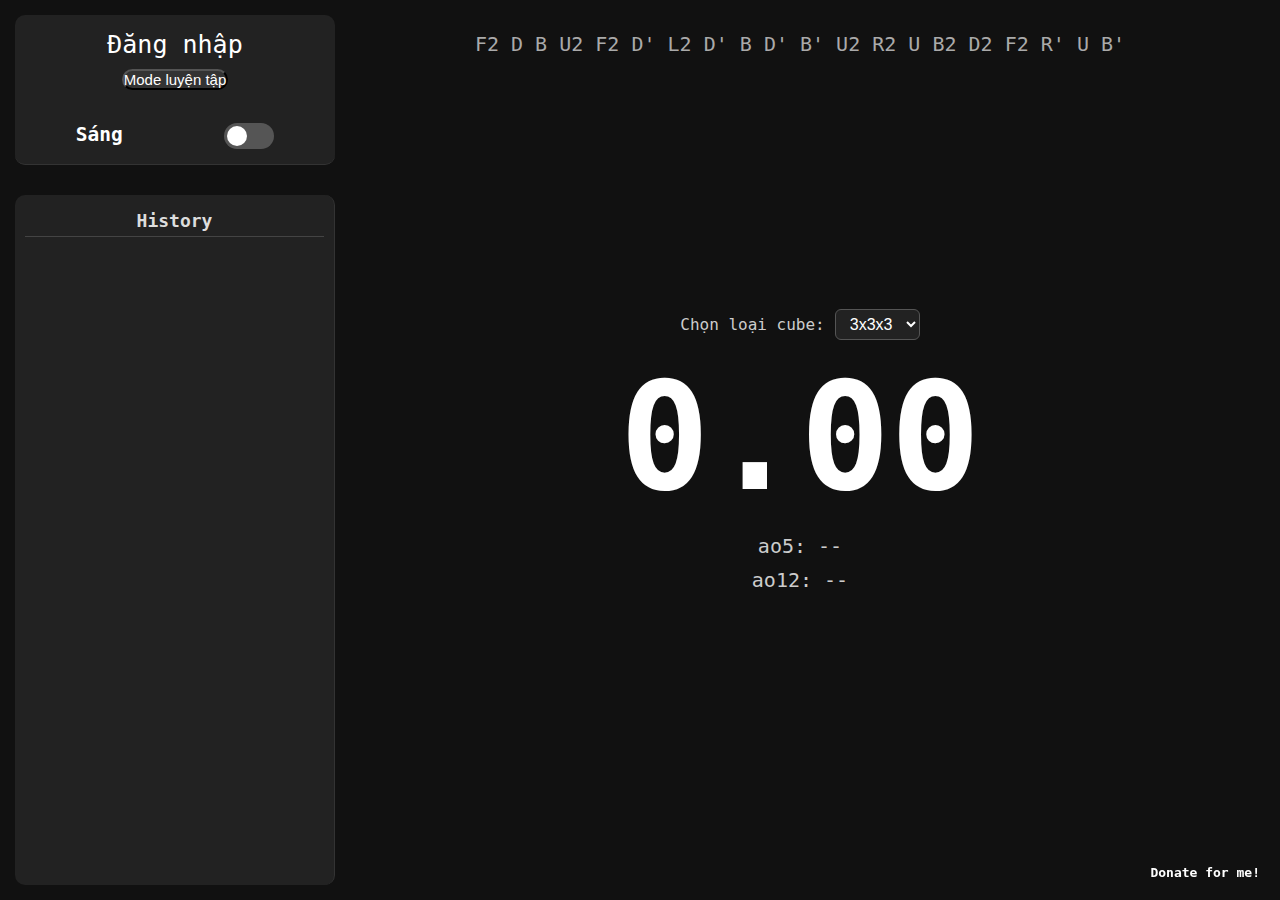
<file: index.html>
<!DOCTYPE html>
<html lang="en">
  <head>
    <meta charset="UTF-8" />
    <meta name="viewport" content="width=device-width, initial-scale=1.0" />
    <title>Cube Magic Timer</title>
    <link rel="stylesheet" href="./css/style.css" />
  </head>
  <body>
    <div class="container">
      <!-- Bên trái: Nav + History -->
      <aside class="sidebar">
        <div class="nav">
          <a href="./pages/log&sig.html" id="ls">Đăng nhập</a>
          <a href="#" id="logoutLink">Đăng xuất</a>
          <!-- Thêm dòng này vào nav (gần chỗ dropdown chọn cube) -->
          <button id="target-time-btn" class="target-btn">
            Mode luyện tập
          </button>

          <!-- Popup nhập mục tiêu -->
          <div id="target-time-modal" class="modal">
            <div class="modal-content">
              <label for="target-input">Thành tích mục tiêu (giây):</label>
              <input type="number" id="target-input" step="0.01" min="0" />
              <button id="set-target-btn">Xác nhận</button>
            </div>
          </div>

          <div class="theme-toggle">
            <h2 id="themeName">Sáng</h2>
            <label class="switch">
              <input type="checkbox" id="themeSwitch" />
              <span class="slider"></span>
            </label>
          </div>
        </div>
        <div class="history">
          <h3>History</h3>
          <ul id="historyList"></ul>
        </div>
      </aside>

      <!-- Nút menu và overlay đặt trong container -->
      <button class="menu-btn" id="menuBtn">☰</button>
      <div class="overlay" id="overlay"></div>

      <!-- chọn loại cube  -->
      <main class="main">
        <div class="scramble-settings">
          <label for="cubeType">Chọn loại cube:</label>
          <select id="cubeType">
            <option value="2x2x2">2x2x2</option>
            <option value="3x3x3" selected>3x3x3</option>
            <option value="4x4x4">4x4x4</option>
            <option value="5x5x5">5x5x5</option>
          </select>
        </div>

        <div id="scramble" class="scramble">Scramble...</div>
        <div id="timer" class="timer">0.00</div>
      </main>
    </div>

    <a href="pages/donate.html" id="donate">Donate for me!</a>
    <!-- Script -->
    <script src="./js/scramble.js"></script>
    <script src="./js/timer.js"></script>
    <script src="./js/nav.js"></script>
  </body>
</html>
</file>
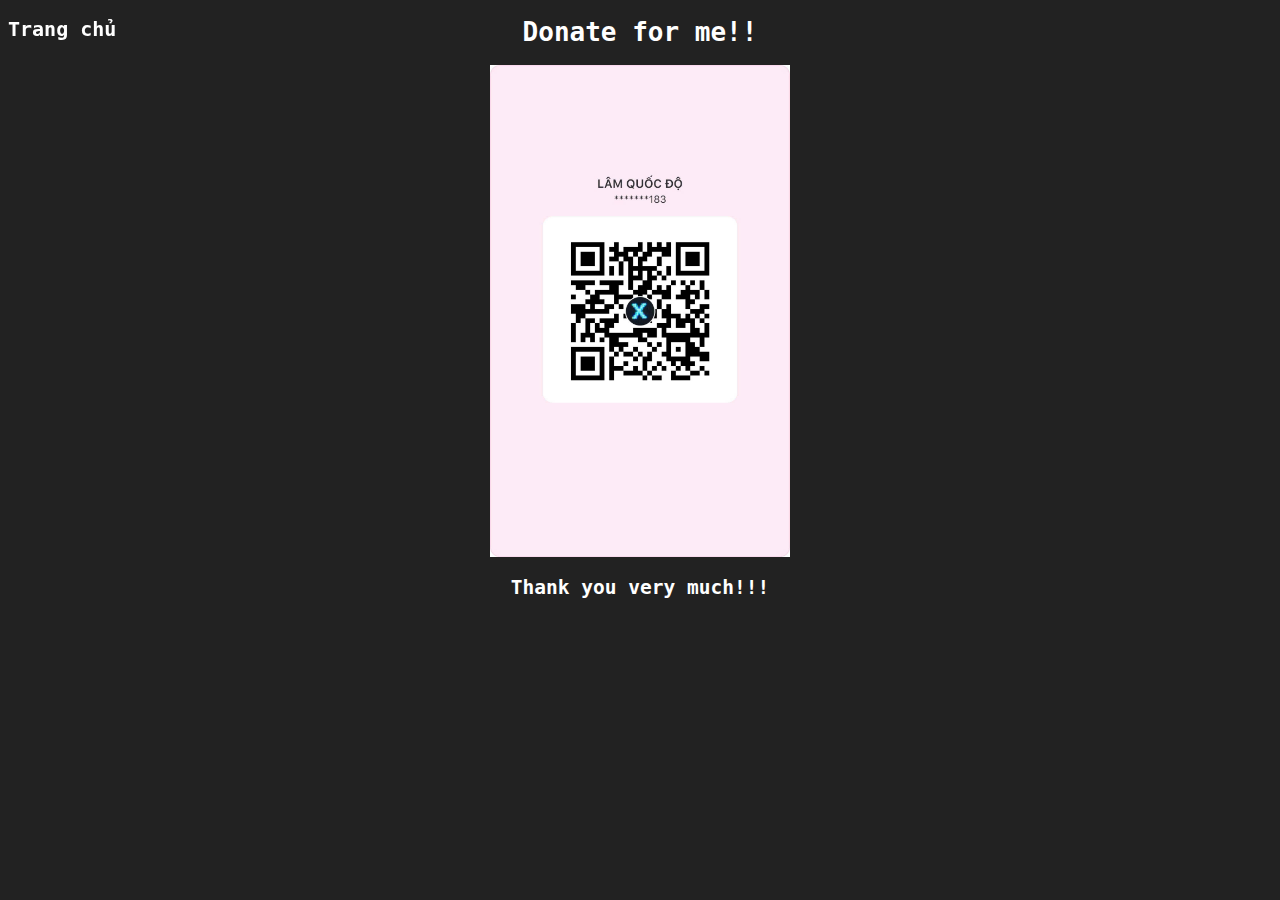
<file: pages/donate.html>
<!DOCTYPE html>
<html lang="en">
  <head>
    <meta charset="UTF-8" />
    <meta name="viewport" content="width=device-width, initial-scale=1.0" />
    <title>Donate!!!</title>
    <style>
        body{
            background-color: #222;
            font-family: monospace;
        }
        .content{
            text-align: center;
            justify-content: center;
        }
        h1,h2{
            color: white;
        }
        a{
            position: fixed;
            color: white;
            text-decoration: none;
            font-size: 20px;
            transition: 0.3s;
        }
        a:hover{
            scale: 1.1;
            color: rgb(123, 149, 234);
        }
    </style>
  </head>
  <body>
    <a href="../index.html"><strong>Trang chủ</strong></a>
    <div class="content">
      <h1>Donate for me!!</h1>
      <img
        src="../assets/z6776258122294_b2c572ddbff9e7d9598923bde0e0adc8.jpg"
        alt="QR donate"
        width="300"
      />
      <h2>Thank you very much!!!</h2>
    </div>
  </body>
</html>
</file>
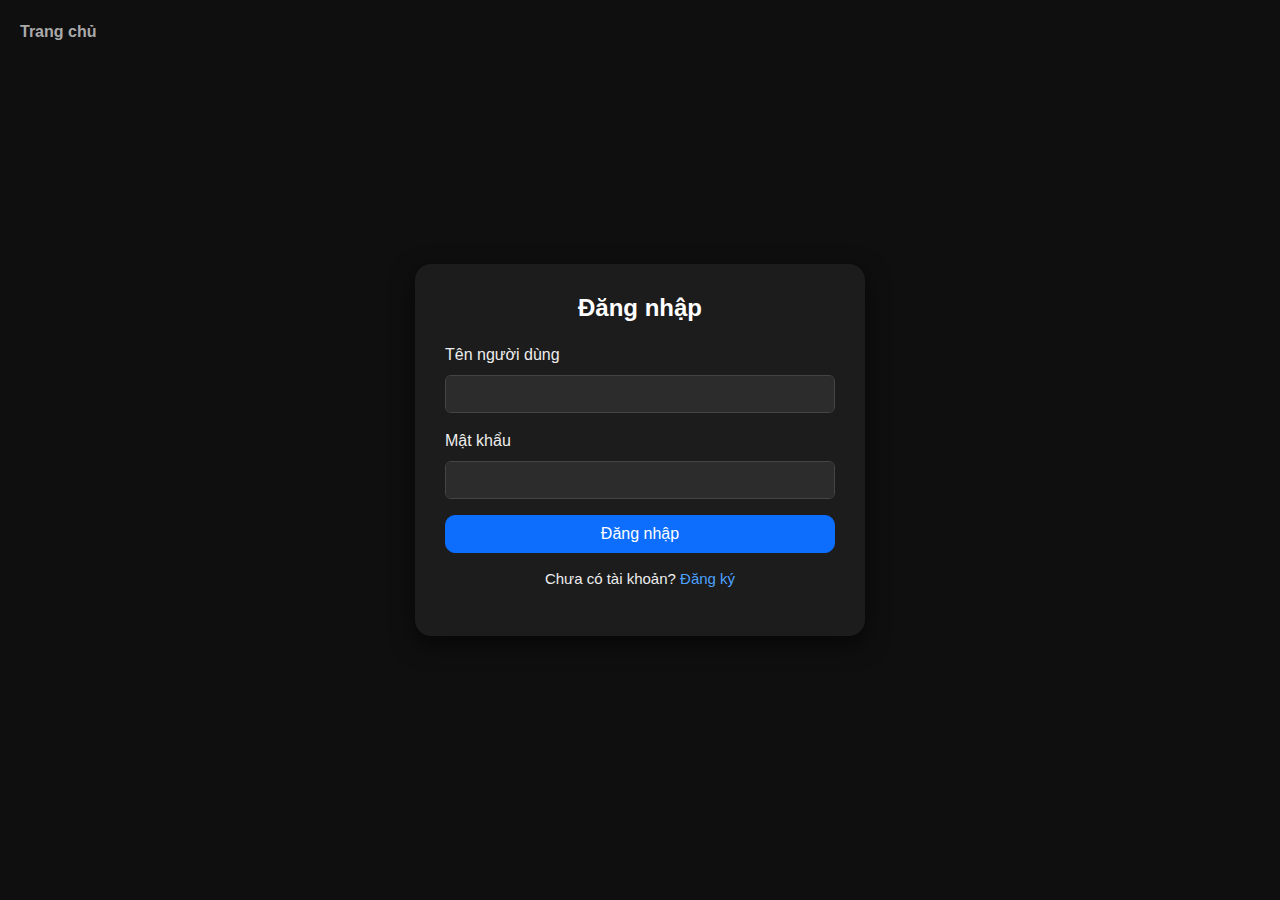
<file: pages/log&sig.html>
<!DOCTYPE html>
<html lang="vi">
<head>
  <meta charset="UTF-8" />
  <meta name="viewport" content="width=device-width, initial-scale=1" />
  <title>Đăng nhập & Đăng ký</title>
  <link href="https://cdn.jsdelivr.net/npm/bootstrap@5.3.0/dist/css/bootstrap.min.css" rel="stylesheet" />
  <link rel="stylesheet" href="../css/ls.css">
</head>
<body>
  <!-- Nút về trang chủ -->
  <header>
    <a href="../index.html">Trang chủ</a>
  </header>


  </div>

  <!-- Form -->
  <div class="wrapper">
    <div class="form-card">
      <h4 id="formTitle">Đăng nhập</h4>

      <!-- Login Form -->
      <form id="loginForm" class="fade-in active" novalidate>
        <div class="mb-3">
          <label class="form-label">Tên người dùng</label>
          <input type="text" class="form-control" id="login_user" required />
          <div class="invalid-feedback">Tên người dùng từ 6 đến 18 ký tự</div>
        </div>
        <div class="mb-3">
          <label class="form-label">Mật khẩu</label>
          <input type="password" class="form-control" id="login_password" required />
          <div class="invalid-feedback">Mật khẩu từ 6 đến 18 ký tự</div>
        </div>
        <div class="d-grid">
          <button type="submit" class="btn btn-primary btn-custom">Đăng nhập</button>
        </div>
      </form>

      <!-- Register Form -->
      <form id="registerForm" class="fade-in" novalidate>
        <div class="mb-2">
          <label class="form-label">Tên người dùng</label>
          <input type="text" class="form-control" id="reg_username" required />
          <div class="invalid-feedback">Từ 6 đến 8 ký tự</div>
        </div>
        <div class="mb-2">
          <label class="form-label">Email</label>
          <input type="email" class="form-control" id="reg_email" required />
          <div class="invalid-feedback">Email không hợp lệ</div>
        </div>
        <div class="mb-2">
          <label class="form-label">Mật khẩu</label>
          <input type="password" class="form-control" id="reg_password" required />
          <div class="invalid-feedback">Từ 6 đến 18 ký tự</div>
        </div>
        <div class="mb-2">
          <label class="form-label">Xác nhận mật khẩu</label>
          <input type="password" class="form-control" id="reg_confirm" required />
          <div class="invalid-feedback">Mật khẩu không khớp</div>
        </div>
        <div class="d-grid">
          <button type="submit" class="btn btn-success btn-custom">Đăng ký</button>
        </div>
      </form>

      <div class="toggle-btn">
        <p id="toggleText">
          Chưa có tài khoản?
          <a href="#" id="toggleLink">Đăng ký</a>
        </p>
      </div>
    </div>
  </div>

  <script src="../js/ls.js"></script>
</body>
</html>
</file>
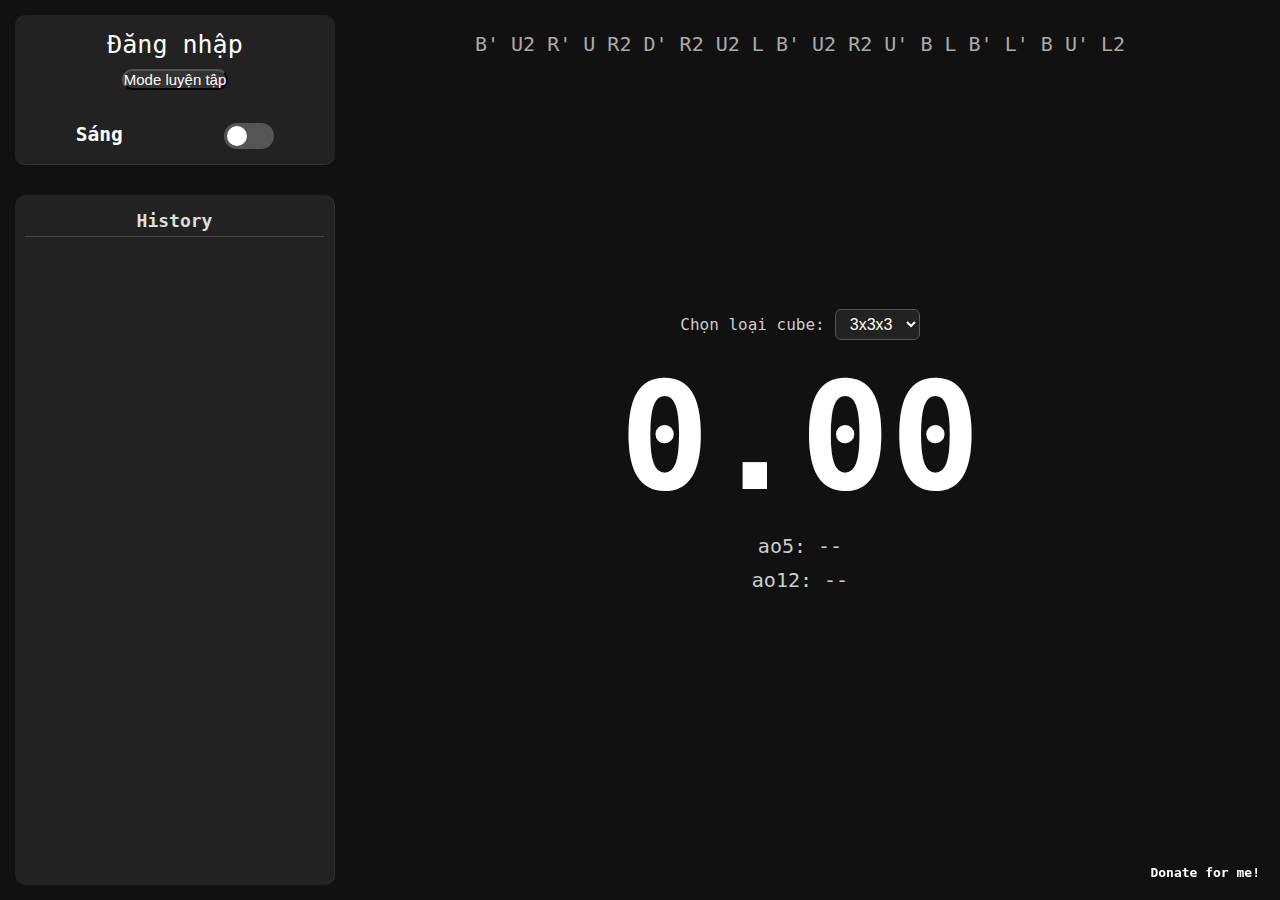
<file: pages/profile.html>
<!DOCTYPE html>
<html lang="en">
  <head>
    <meta charset="UTF-8" />
    <meta name="viewport" content="width=device-width, initial-scale=1.0" />
    <title>Profile</title>
    <link rel="stylesheet" href="../css/profile.css" />
  </head>
  <body>
    <a href="../index.html">Trang chủ</a>
    <div class="formInformation">
      <img
        src="https://inkythuatso.com/uploads/thumbnails/800/2023/03/10-anh-dai-dien-trang-inkythuatso-03-15-27-10.jpg"
        alt="avt"
      />
      <h3 id="name">Tên tài khoản: </h3>
      <h3 id="email">Địa chỉ Email: </h3>
      <div class="rank">
        <h3>ID WCA:</h3>
        <input type="text" id="IDWCA" placeholder="Nhập ID WCA của bạn...">
        <button id="sbm-btn">Tra</button>
      </div>
      <h3 id="rankWCA"></h3>
    </div>
    <script src="../js/profile.js"></script>
  </body>
</html>
</file>
<file: css/ls.css>
* {
  margin: 0;
  padding: 0;
  box-sizing: border-box;
}

html, body {
  height: 100%;
  font-family: "Segoe UI", sans-serif;
  background-color: #0f0f0f;
  color: #eee;
}

/* Căn giữa toàn bộ form */
.wrapper {
  height: 100%;
  display: flex;
  justify-content: center;
  align-items: center;
  padding: 20px;
}

.form-card {
  background: #1c1c1c;
  border-radius: 16px;
  padding: 30px;
  width: 100%;
  max-width: 450px;
  position: relative;
  overflow: hidden;
  animation: fadeSlideIn 0.5s ease;
  box-shadow: 0 8px 24px rgba(0, 0, 0, 0.6);
}

.form-card h4 {
  text-align: center;
  margin-bottom: 20px;
  font-weight: 600;
  color: #fff;
}

/* Chuyển form login/register */
.fade-in {
  opacity: 0;
  transform: scale(0.95);
  pointer-events: none;
  position: absolute;
  width: 100%;
  transition: all 0.4s ease;
}

.fade-in.active {
  opacity: 1;
  transform: scale(1);
  pointer-events: auto;
  position: static;
}

/* Nút toggle */
.toggle-btn {
  text-align: center;
  margin-top: 15px;
  font-size: 15px;
}

.toggle-btn a {
  color: #4ca1ff;
  text-decoration: none;
  font-weight: 500;
}
.toggle-btn a:hover {
  text-decoration: underline;
}

/* Button bo góc */
.btn-custom {
  border-radius: 10px;
}

/* Đánh dấu lỗi */
.is-invalid {
  border-color: red;
}

/* Header */
header {
  position: absolute;
  top: 20px;
  left: 20px;
}
header a {
  color: #aaa;
  text-decoration: none;
  font-weight: 600;
}
header a:hover {
  color: #fff;
}

/* Animation slide in */
@keyframes fadeSlideIn {
  from {
    opacity: 0;
    transform: translateY(20px) scale(0.95);
  }
  to {
    opacity: 1;
    transform: translateY(0) scale(1);
  }
}

/* Bootstrap custom override */
.form-control {
  background-color: #2c2c2c;
  border: 1px solid #444;
  color: #fff;
}
.form-control:focus {
  background-color: #2c2c2c;
  color: #fff;
  border-color: #6ea8fe;
  box-shadow: none;
}
.invalid-feedback {
  font-size: 13px;
}

/* ===== Responsive cho Login/Signup ===== */
@media (max-width: 768px) {
  .form-card {
    padding: 20px;
    max-width: 90%;
  }

  .form-card h4 {
    font-size: 20px;
  }

  .toggle-btn {
    font-size: 14px;
  }

  .btn-custom {
    font-size: 15px;
    padding: 10px;
  }

  .form-control {
    font-size: 15px;
    padding: 10px;
  }
}
</file>
<file: css/profile.css>
html, body{
    font-family: monospace;
    display: flex;
    width: 100%;
    height: 100%;
    justify-content: center;
}
.formInformation{
    display: flex;
    width: auto;
    height: auto;
    justify-content: center;
    align-items: center;
    flex-direction: column;
    border: solid 1px black;
    border-radius: 15px;
    padding: 20px;
}
.formInformation img{
    width: 300px;
    height: auto;
    border-radius: 360px;
}
.formInformation h3{
    font-size: 30px;
}
.rank{
    display: flex;
    flex-direction: row;
    justify-content: center;
    align-items: center;
    gap: 10px;
}
.rank input, button{
    height: 40px;
    border-radius: 10px;
    font-size: larger;
}
</file>
<file: css/style.css>
/* Reset & base */
* {
  margin: 0;
  padding: 0;
  box-sizing: border-box;
}

html,
body {
  width: 100%;
  height: 100%;
  font-family: monospace;
  background-color: #111;
  color: #fff;
  overflow: hidden;
}

/* Container layout */
.container {
  display: flex;
  height: 100vh;
  width: 100vw;
}

/* Đăng nhập / đăng xuất */
#logoutLink,
#ls {
  color: white;
  text-decoration: none;
  transition: 0.2s;
}
#logoutLink {
  display: none;
}
#logoutLink:hover,
#ls:hover {
  color: rgb(123, 149, 234);
}

/* Sidebar chứa nav + history */
.sidebar {
  width: 25%;
  display: flex;
  flex-direction: column;
  height: 100vh;
}

/* Nav */
.nav {
  width: 100%;
  height: 150px;
  background-color: #222;
  display: flex;
  flex-direction: column;
  justify-content: space-between;
  align-items: center;
  border-bottom: 1px solid #333;
  border-radius: 10px;
  margin: 15px;
  padding: 15px 10px;
}
.nav a {
  font-size: 25px;
}

/* Switch chế độ */
.theme-toggle {
  display: flex;
  justify-content: space-around;
  margin-top: auto;
  width: 100%;
}
.switch {
  position: relative;
  display: inline-block;
  width: 50px !important;
  height: 26px !important;
  flex-shrink: 0;
}
.switch input {
  opacity: 0;
  width: 0;
  height: 0;
}
.slider {
  position: absolute;
  cursor: pointer;
  top: 0;
  left: 0;
  right: 0;
  bottom: 0;
  background-color: #555;
  transition: 0.4s;
  border-radius: 26px;
}
.slider:before {
  position: absolute;
  content: "";
  height: 20px;
  width: 20px;
  left: 3px;
  bottom: 3px;
  background-color: white;
  transition: 0.4s;
  border-radius: 50%;
}
input:checked + .slider {
  background-color: #999;
}
input:checked + .slider:before {
  transform: translateX(24px);
}

/* History */
.history {
  width: 100%;
  flex: 1;
  background: #222;
  margin: 15px;
  padding: 15px 10px;
  overflow-y: auto;
  border-right: 1px solid #333;
  border-radius: 10px;
  /* margin: 0 15px 15px 15px; */
}
.history h3 {
  font-size: 18px;
  margin-bottom: 10px;
  color: #ddd;
  text-align: center;
  border-bottom: 1px solid #444;
  padding-bottom: 5px;
}
.history ul {
  list-style: none;
}
.history li {
  font-size: 14px;
  padding: 6px 0;
  border-bottom: 1px solid #333;
  color: #ccc;
}

/* Main giữa */
.main {
  flex: 1;
  position: relative;
  display: flex;
  flex-direction: column;
  align-items: center;
  justify-content: center;
}

/* Scramble */
.scramble {
  position: absolute;
  top: 30px;
  text-align: center;
  width: 100%;
  font-size: 20px;
  color: #aaa;
  line-height: 1.4;
  padding: 0 20px;
}

/* Timer */
.timer {
  font-size: 150px;
  font-weight: bold;
  color: white;
  transition: color 0.3s ease;
  user-select: none;
}
.ao-display {
  font-size: 20px;
  margin-top: 10px;
  text-align: center;
  color: #ccc;
}

/* Scramble settings */
.scramble-settings {
  display: flex;
  align-items: center;
  gap: 10px;
  font-size: 16px;
  color: #ccc;
  margin-bottom: 10px;
}
.scramble-settings select {
  padding: 5px 10px;
  background-color: #222;
  color: #fff;
  border: 1px solid #555;
  border-radius: 6px;
  font-size: 16px;
}

.modal {
  display: none;
  position: fixed;
  z-index: 99;
  left: 0;
  top: 0;
  width: 100%;
  height: 100%;
  background-color: rgba(0, 0, 0, 0.5);
}

.modal-content {
  background-color: #222;
  padding: 20px;
  width: 300px;
  border-radius: 12px;
  color: #fff;
  text-align: center;
}
#donate {
  position: fixed;
  bottom: 20px;
  right: 20px;
  color: white;
  font-weight: bold;
  text-decoration: none;
  z-index: 9999;
  transition: 0.3s;
}

#donate:hover {
  color: rgb(123, 149, 234);
  scale: 1.15;
}

#timer-display.over-target {
  color: red !important;
}
#target-time-btn {
  display: inline-block;
  font-size: 15px;
  text-decoration: none;
  color: white;
  margin: 10px;
  border-radius: 15px;
  background-color: #333;
  transition: 0.3s;
}
#target-time-btn:hover {
  color: #333;
  background-color: white;
}

/* Giao diện sáng */
body.light {
  background-color: #eee;
  color: #111;
}
body.light .nav {
  background-color: #fff;
}
body.light .history {
  background: #f0f0f0;
  border-right: 1px solid #ccc;
}
body.light .history h3 {
  color: #333;
  border-bottom: 1px solid #bbb;
}
body.light .history li {
  color: #444;
  border-bottom: 1px solid #ccc;
}
body.light .scramble {
  color: #333;
}
body.light .timer {
  color: black;
}
body.light .ao-display {
  color: #333;
}
body.light #ls,
body.light #logoutLink {
  color: black;
}
body.light #ls:hover,
body.light #logoutLink:hover {
  color: rgb(86, 122, 239);
}
body.light .scramble-settings label {
  color: #111;
}
body.light .scramble-settings select {
  background-color: #fff;
  color: #111;
  border: 1px solid #aaa;
}
body.light .menu-btn {
  color: black;
}
body.light #target-time-btn {
  color: white;
  background-color: #333;
}
body.light #target-time-btn {
  color: #333;
  background-color: white;
}
body.light #donate {
  color: black;
}

/* Nút menu ☰ */
.menu-btn {
  display: none;
  position: fixed;
  top: 15px;
  left: 15px;
  font-size: 30px;
  background: none;
  color: white;
  border: none;
  z-index: 1001;
  cursor: pointer;
}

/* Overlay làm mờ */
.overlay {
  display: none;
  position: fixed;
  inset: 0;
  background-color: rgba(0, 0, 0, 0.6);
  backdrop-filter: blur(2px);
  z-index: 1000;
}
body.light #target-time-btn {
  color: black;
}
body.light #target-time-btn:hover {
  background-color: #ccc;
}
/* Responsive */
@media (max-width: 768px) {
  .menu-btn {
    display: block;
  }

  .main {
    padding-top: 60px;
  }

  .scramble {
    margin-top: 20px;
  }

  .sidebar {
    position: fixed;
    left: -100%;
    top: 0;
    width: 70%;
    max-width: 260px;
    height: 100%;
    flex-direction: column;
    z-index: 1002;
    transition: left 0.3s ease;
    box-shadow: 2px 0 10px rgba(0, 0, 0, 0.6);
  }

  .sidebar.active {
    left: 0;
  }

  .overlay.active {
    display: block;
  }

  .nav {
    border: none;
    padding: 20px;
  }

  .history {
    display: block;
  }
}
</file>
